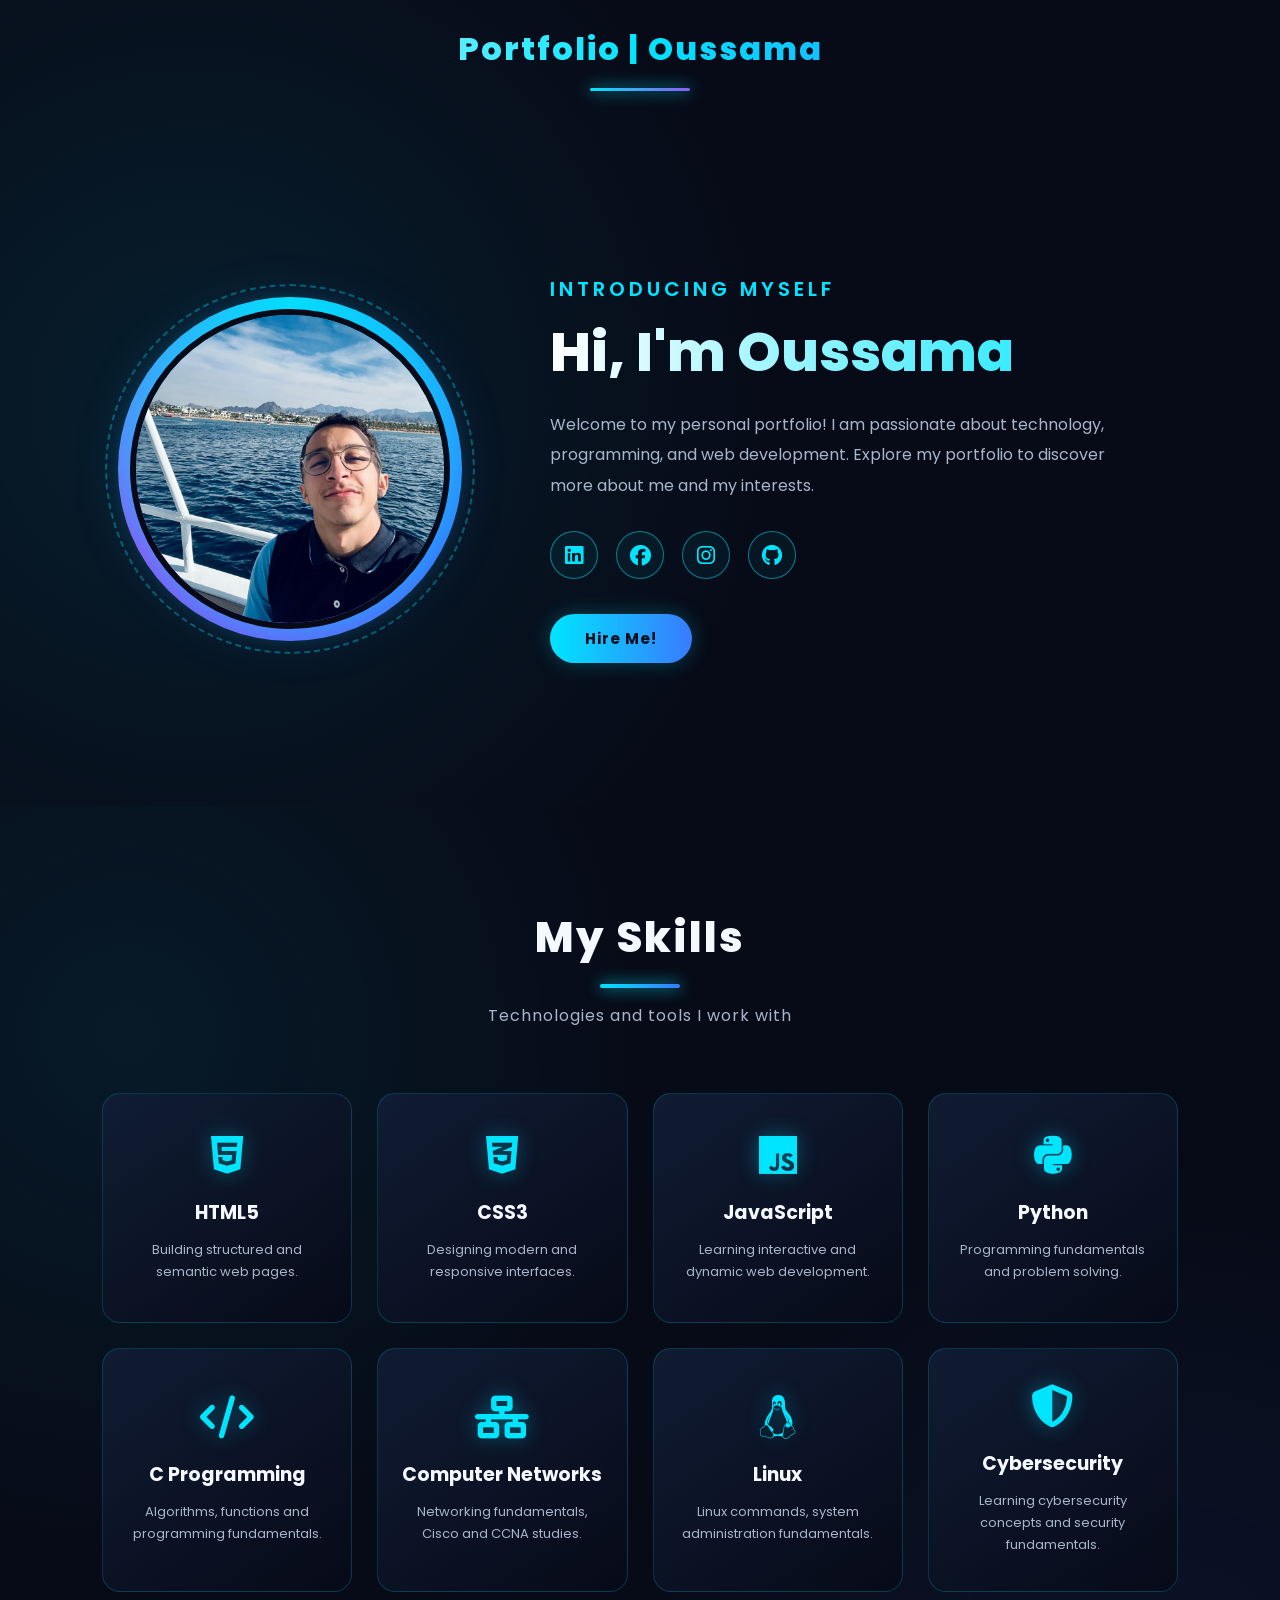
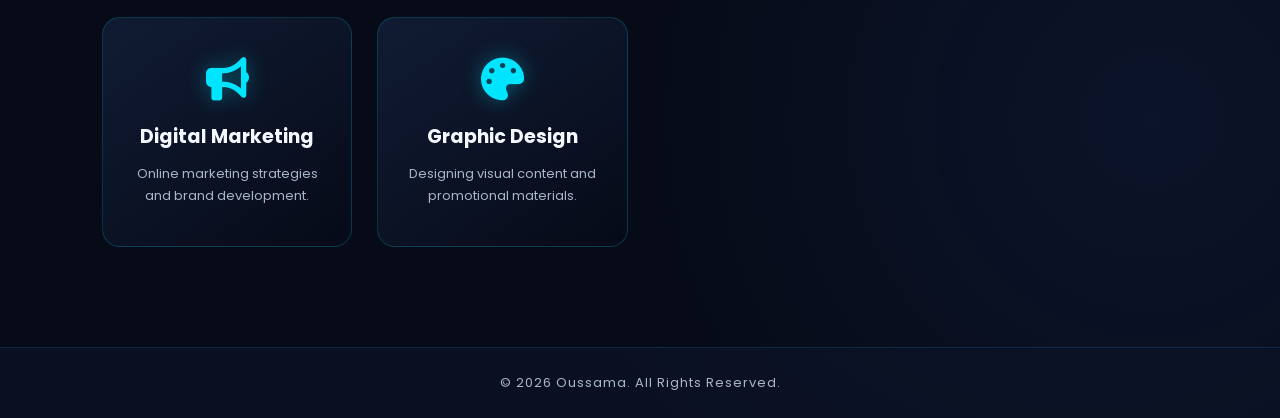
<file: index.html>
<!DOCTYPE html>
<html lang="en">

<head>
    <meta charset="UTF-8">
    <meta name="viewport" content="width=device-width, initial-scale=1.0">
    <meta name="description" content="Welcome to Oussama's personal portfolio.">
    <title>Oussama | Portfolio</title>

    <link rel="stylesheet" href="Portf.css">
    <link rel="stylesheet" href="Portf.js">

    <!-- Font Awesome Icons -->
    <link rel="stylesheet" href="https://cdnjs.cloudflare.com/ajax/libs/font-awesome/6.5.2/css/all.min.css">
</head>

<body>

    <header>
        <h1>Portfolio | Oussama</h1>
        <hr>
    </header>

    <main>

        <section class="Home">

            <div class="Home-img">
                <img src="img.portf/imgouss.jpeg" alt="Oussama's profile photo">
            </div>

            <div class="Home-content">

                <h2>Introducing Myself</h2>

                <h1>Hi, I'm Oussama</h1>

                <p>
                    Welcome to my personal portfolio!
                    I am passionate about technology, programming,
                    and web development. Explore my portfolio to
                    discover more about me and my interests.
                </p>

                <div class="Social_icons">

                    <a href="www.linkedin.com/in/oussama-bn-437b76448" aria-label="LinkedIn" target="_blank"
                        rel="noopener noreferrer">
                        <i class="fa-brands fa-linkedin"></i>
                    </a>

                    <a href="https://www.facebook.com/share/19bQo4yh7c/?mibextid=wwXIfr" aria-label="Facebook"
                        target="_blank" rel="noopener noreferrer">
                        <i class="fa-brands fa-facebook"></i>
                    </a>

                    <a href="https://www.instagram.com/ousss_bn?obrf=MTBrc3d5M2R2dXltcQ%3D%3D&utm_source=qr"
                        aria-label="Instagram" rel="noopener noreferrer" target="_blank">
                        <i class="fa-brands fa-instagram"></i>
                    </a>

                    <a href="#" aria-label="GitHub">
                        <i class="fa-brands fa-github"></i>
                    </a>

                </div>

                <a href="#" class="btn">
                    Hire Me!
                </a>

            </div>

        </section>

    </main>
    <!-- ================= SKILLS SECTION ================= -->

    <section class="Skills" id="skills">

        <div class="Skills-title">
            <h2>My Skills</h2>
            <p>Technologies and tools I work with</p>
        </div>

        <div class="Skills-container">

            <!-- HTML -->
            <div class="skill-card">
                <i class="fa-brands fa-html5"></i>
                <h3>HTML5</h3>
                <p>Building structured and semantic web pages.</p>
            </div>

            <!-- CSS -->
            <div class="skill-card">
                <i class="fa-brands fa-css3-alt"></i>
                <h3>CSS3</h3>
                <p>Designing modern and responsive interfaces.</p>
            </div>

            <!-- JavaScript -->
            <div class="skill-card">
                <i class="fa-brands fa-js"></i>
                <h3>JavaScript</h3>
                <p>Learning interactive and dynamic web development.</p>
            </div>

            <!-- Python -->
            <div class="skill-card">
                <i class="fa-brands fa-python"></i>
                <h3>Python</h3>
                <p>Programming fundamentals and problem solving.</p>
            </div>

            <!-- C -->
            <div class="skill-card">
                <i class="fa-solid fa-code"></i>
                <h3>C Programming</h3>
                <p>Algorithms, functions and programming fundamentals.</p>
            </div>

            <!-- Networking -->
            <div class="skill-card">
                <i class="fa-solid fa-network-wired"></i>
                <h3>Computer Networks</h3>
                <p>Networking fundamentals, Cisco and CCNA studies.</p>
            </div>

            <!-- Linux -->
            <div class="skill-card">
                <i class="fa-brands fa-linux"></i>
                <h3>Linux</h3>
                <p>Linux commands, system administration fundamentals.</p>
            </div>

            <!-- Cybersecurity -->
            <div class="skill-card">
                <i class="fa-solid fa-shield-halved"></i>
                <h3>Cybersecurity</h3>
                <p>Learning cybersecurity concepts and security fundamentals.</p>
            </div>
            <!-- Digital Marketing -->
            <div class="skill-card">
                <i class="fa-solid fa-bullhorn"></i>
                <h3>Digital Marketing</h3>
                <p>Online marketing strategies and brand development.</p>
            </div>


            <!-- Graphic Design -->
            <div class="skill-card">
                <i class="fa-solid fa-palette"></i>
                <h3>Graphic Design</h3>
                <p>Designing visual content and promotional materials.</p>
            </div>
          
        </div>


    </section>

    <!-- ================= END SKILLS ================= -->
    <footer>
        <p>&copy; 2026 Oussama. All Rights Reserved.</p>
    </footer>

</body>

</html>
</file>
<file: Portf.css>
/* ==============================
   OUSSAMA PORTFOLIO - TECH DESIGN
   ============================== */

@import url('https://fonts.googleapis.com/css2?family=Poppins:wght@300;400;500;600;700;800&display=swap');

:root {
    --bg-color: #070b18;
    --secondary-bg: #0d1528;
    --card-bg: #111d35;
    --main-color: #00e5ff;
    --second-color: #397bff;
    --purple-color: #8b5cf6;
    --text-color: #f4f8ff;
    --paragraph-color: #a8b6ca;
}

* {
    margin: 0;
    padding: 0;
    box-sizing: border-box;
    text-decoration: none;
    font-family: 'Poppins', sans-serif;
}

html {
    scroll-behavior: smooth;
}

body {
    min-height: 100vh;
    background:
        radial-gradient(circle at 15% 20%, rgba(0, 229, 255, 0.09), transparent 30%),
        radial-gradient(circle at 85% 80%, rgba(139, 92, 246, 0.10), transparent 30%),
        var(--bg-color);
    color: var(--text-color);
    overflow-x: hidden;
}

/* HEADER */

header {
    width: 100%;
    padding: 25px 8%;
    position: relative;
    z-index: 10;
}

header h1 {
    text-align: center;
    font-size: 32px;
    font-weight: 800;
    letter-spacing: 2px;
    background: linear-gradient(90deg, #ffffff, var(--main-color), var(--second-color));
    -webkit-background-clip: text;
    background-clip: text;
    color: transparent;
}

header hr {
    width: 100px;
    height: 3px;
    margin: 15px auto;
    border: none;
    border-radius: 10px;
    background: linear-gradient(90deg, var(--main-color), var(--purple-color));
    box-shadow: 0 0 15px var(--main-color);
}

/* HOME SECTION */

.Home {
    min-height: 75vh;
    display: flex;
    align-items: center;
    justify-content: center;
    gap: 100px;
    padding: 60px 10%;
}

/* PROFILE IMAGE / LOGO */

.Home-img {
    position: relative;
    width: 320px;
    height: 320px;
    min-width: 320px;
    display: flex;
    align-items: center;
    justify-content: center;
    border-radius: 50%;
}

.Home-img::before {
    content: "";
    position: absolute;
    inset: -12px;
    border-radius: 50%;
    background: conic-gradient(
        from 0deg,
        var(--main-color),
        var(--second-color),
        var(--purple-color),
        var(--main-color)
    );
    animation: rotate 5s linear infinite;
}

.Home-img::after {
    content: "";
    position: absolute;
    inset: -25px;
    border-radius: 50%;
    border: 2px dashed rgba(0, 229, 255, 0.35);
    animation: rotate 15s linear infinite reverse;
}

.Home-img img {
    position: relative;
    z-index: 2;
    width: 100%;
    height: 100%;
    object-fit: cover;
    object-position: center;
    border-radius: 50%;
    border: 6px solid var(--bg-color);
    box-shadow:
        0 0 25px rgba(0, 229, 255, 0.45),
        0 0 60px rgba(57, 123, 255, 0.20);
    transition: 0.4s ease;
}

.Home-img img:hover {
    transform: scale(1.04);
    box-shadow:
        0 0 35px rgba(0, 229, 255, 0.7),
        0 0 80px rgba(57, 123, 255, 0.3);
}

/* HOME CONTENT */

.Home-content {
    max-width: 600px;
}

.Home-content h2 {
    color: var(--main-color);
    font-size: 20px;
    font-weight: 600;
    letter-spacing: 4px;
    text-transform: uppercase;
    margin-bottom: 15px;
}

.Home-content h1 {
    font-size: clamp(35px, 5vw, 55px);
    font-weight: 800;
    line-height: 1.2;
    margin-bottom: 25px;
    background: linear-gradient(90deg, #ffffff, var(--main-color));
    -webkit-background-clip: text;
    background-clip: text;
    color: transparent;
}

.Home-content p {
    font-size: 16px;
    line-height: 1.9;
    color: var(--paragraph-color);
    margin-bottom: 30px;
}

/* SOCIAL ICONS */

.Social_icons {
    display: flex;
    align-items: center;
    gap: 18px;
    margin-bottom: 35px;
}

.Social_icons a {
    width: 48px;
    height: 48px;
    display: flex;
    align-items: center;
    justify-content: center;
    font-size: 21px;
    color: var(--main-color);
    border: 1px solid rgba(0, 229, 255, 0.5);
    border-radius: 50%;
    background: rgba(0, 229, 255, 0.05);
    transition: 0.3s ease;
}

.Social_icons a:hover {
    color: var(--bg-color);
    background: var(--main-color);
    transform: translateY(-7px);
    box-shadow: 0 0 20px rgba(0, 229, 255, 0.5);
    border-color: var(--main-color);
}

/* HIRE ME BUTTON */

.btn {
    display: inline-block;
    padding: 13px 35px;
    border-radius: 30px;
    background: linear-gradient(90deg, var(--main-color), var(--second-color));
    color: #06101d;
    font-size: 15px;
    font-weight: 700;
    letter-spacing: 1px;
    box-shadow: 0 0 20px rgba(0, 229, 255, 0.25);
    transition: 0.3s ease;
}

.btn:hover {
    transform: translateY(-5px);
    box-shadow: 0 0 30px rgba(0, 229, 255, 0.6);
    background: linear-gradient(90deg, var(--second-color), var(--main-color));
}

/* FOOTER */

footer {
    width: 100%;
    text-align: center;
    padding: 25px 15px;
    border-top: 1px solid rgba(0, 229, 255, 0.12);
    background: rgba(13, 21, 40, 0.6);
}

footer p {
    color: var(--paragraph-color);
    font-size: 13px;
    letter-spacing: 1px;
}

/* ANIMATIONS */

@keyframes rotate {
    from {
        transform: rotate(0deg);
    }

    to {
        transform: rotate(360deg);
    }
}

/* RESPONSIVE DESIGN - TABLETS */

@media (max-width: 900px) {
    .Home {
        gap: 60px;
        padding: 50px 6%;
    }

    .Home-img {
        width: 260px;
        height: 260px;
        min-width: 260px;
    }

    .Home-content h1 {
        font-size: 38px;
    }
}

/* RESPONSIVE DESIGN - MOBILE */

@media (max-width: 650px) {
    header {
        padding: 25px 5%;
    }

    header h1 {
        font-size: 25px;
    }

    .Home {
        flex-direction: column;
        text-align: center;
        gap: 55px;
        padding: 50px 7%;
    }

    .Home-img {
        width: 220px;
        height: 220px;
        min-width: 220px;
    }

    .Home-content h2 {
        font-size: 16px;
        letter-spacing: 3px;
    }

    .Home-content h1 {
        font-size: 35px;
    }

    .Home-content p {
        font-size: 14px;
    }

    .Social_icons {
        justify-content: center;
        gap: 15px;
    }

    .Social_icons a {
        width: 43px;
        height: 43px;
        font-size: 19px;
    }

    footer {
        padding: 20px 10px;
    }
}
/* ==========================================
   OUSSAMA PORTFOLIO - PROFESSIONAL SKILLS
========================================== */

.Skills {
    width: 100%;
    min-height: 100vh;
    padding: 100px 8%;
    position: relative;
    overflow: hidden;
    background:
        radial-gradient(circle at 10% 20%, rgba(0, 229, 255, 0.07), transparent 35%),
        radial-gradient(circle at 90% 80%, rgba(57, 123, 255, 0.08), transparent 35%),
        var(--bg-color);
}

/* SECTION TITLE */

.Skills-title {
    text-align: center;
    margin-bottom: 65px;
}

.Skills-title h2 {
    font-size: 42px;
    font-weight: 800;
    letter-spacing: 2px;
    color: var(--text-color);
    margin-bottom: 15px;
}

.Skills-title h2::after {
    content: "";
    display: block;
    width: 80px;
    height: 4px;
    margin: 15px auto;
    border-radius: 10px;
    background: linear-gradient(
        90deg,
        var(--main-color),
        var(--second-color)
    );
    box-shadow: 0 0 15px var(--main-color);
}

.Skills-title p {
    color: var(--paragraph-color);
    font-size: 16px;
    letter-spacing: 1px;
}

/* SKILLS GRID */

.Skills-container {
    max-width: 1150px;
    margin: auto;
    display: grid;
    grid-template-columns: repeat(4, minmax(0, 1fr));
    gap: 25px;
}

/* SKILL CARD */

.skill-card {
    position: relative;
    padding: 35px 22px;
    min-height: 230px;
    text-align: center;
    background: linear-gradient(
        145deg,
        rgba(17, 29, 53, 0.95),
        rgba(7, 11, 24, 0.95)
    );
    border: 1px solid rgba(0, 229, 255, 0.18);
    border-radius: 18px;
    overflow: hidden;
    transition: 0.4s ease;
    display: flex;
    flex-direction: column;
    align-items: center;
    justify-content: center;
}

/* TOP LIGHT EFFECT */

.skill-card::before {
    content: "";
    position: absolute;
    top: 0;
    left: 0;
    width: 100%;
    height: 3px;
    background: linear-gradient(
        90deg,
        transparent,
        var(--main-color),
        var(--second-color),
        transparent
    );
    opacity: 0;
    transition: 0.4s ease;
}

/* CARD BACKGROUND EFFECT */

.skill-card::after {
    content: "";
    position: absolute;
    width: 130px;
    height: 130px;
    background: var(--main-color);
    filter: blur(100px);
    opacity: 0;
    bottom: -70px;
    right: -50px;
    transition: 0.4s ease;
}

/* ICONS */

.skill-card i {
    font-size: 43px;
    color: var(--main-color);
    margin-bottom: 22px;
    filter: drop-shadow(0 0 10px rgba(0, 229, 255, 0.35));
    transition: 0.4s ease;
    position: relative;
    z-index: 2;
}

/* SKILL NAME */

.skill-card h3 {
    color: var(--text-color);
    font-size: 19px;
    font-weight: 700;
    margin-bottom: 12px;
    position: relative;
    z-index: 2;
}

/* DESCRIPTION */

.skill-card p {
    color: var(--paragraph-color);
    font-size: 13px;
    line-height: 1.7;
    position: relative;
    z-index: 2;
}

/* HOVER EFFECT */

.skill-card:hover {
    transform: translateY(-12px);
    border-color: var(--main-color);
    background: linear-gradient(
        145deg,
        #122743,
        #0b1429
    );
    box-shadow:
        0 10px 35px rgba(0, 229, 255, 0.12),
        0 0 20px rgba(0, 229, 255, 0.08);
}

.skill-card:hover::before {
    opacity: 1;
}

.skill-card:hover::after {
    opacity: 0.12;
}

.skill-card:hover i {
    transform: scale(1.2);
    color: #ffffff;
    filter: drop-shadow(0 0 15px var(--main-color));
}

/* RESPONSIVE TABLET */

@media (max-width: 1000px) {
    .Skills-container {
        grid-template-columns: repeat(2, minmax(0, 1fr));
        gap: 20px;
    }

    .Skills {
        padding: 80px 6%;
    }
}

/* RESPONSIVE MOBILE */

@media (max-width: 550px) {
    .Skills {
        padding: 70px 7%;
    }

    .Skills-title h2 {
        font-size: 32px;
    }

    .Skills-title p {
        font-size: 13px;
    }

    .Skills-container {
        grid-template-columns: 1fr;
        gap: 18px;
    }

    .skill-card {
        min-height: 200px;
        padding: 30px 20px;
    }

    .skill-card i {
        font-size: 38px;
    }
}
</file>
